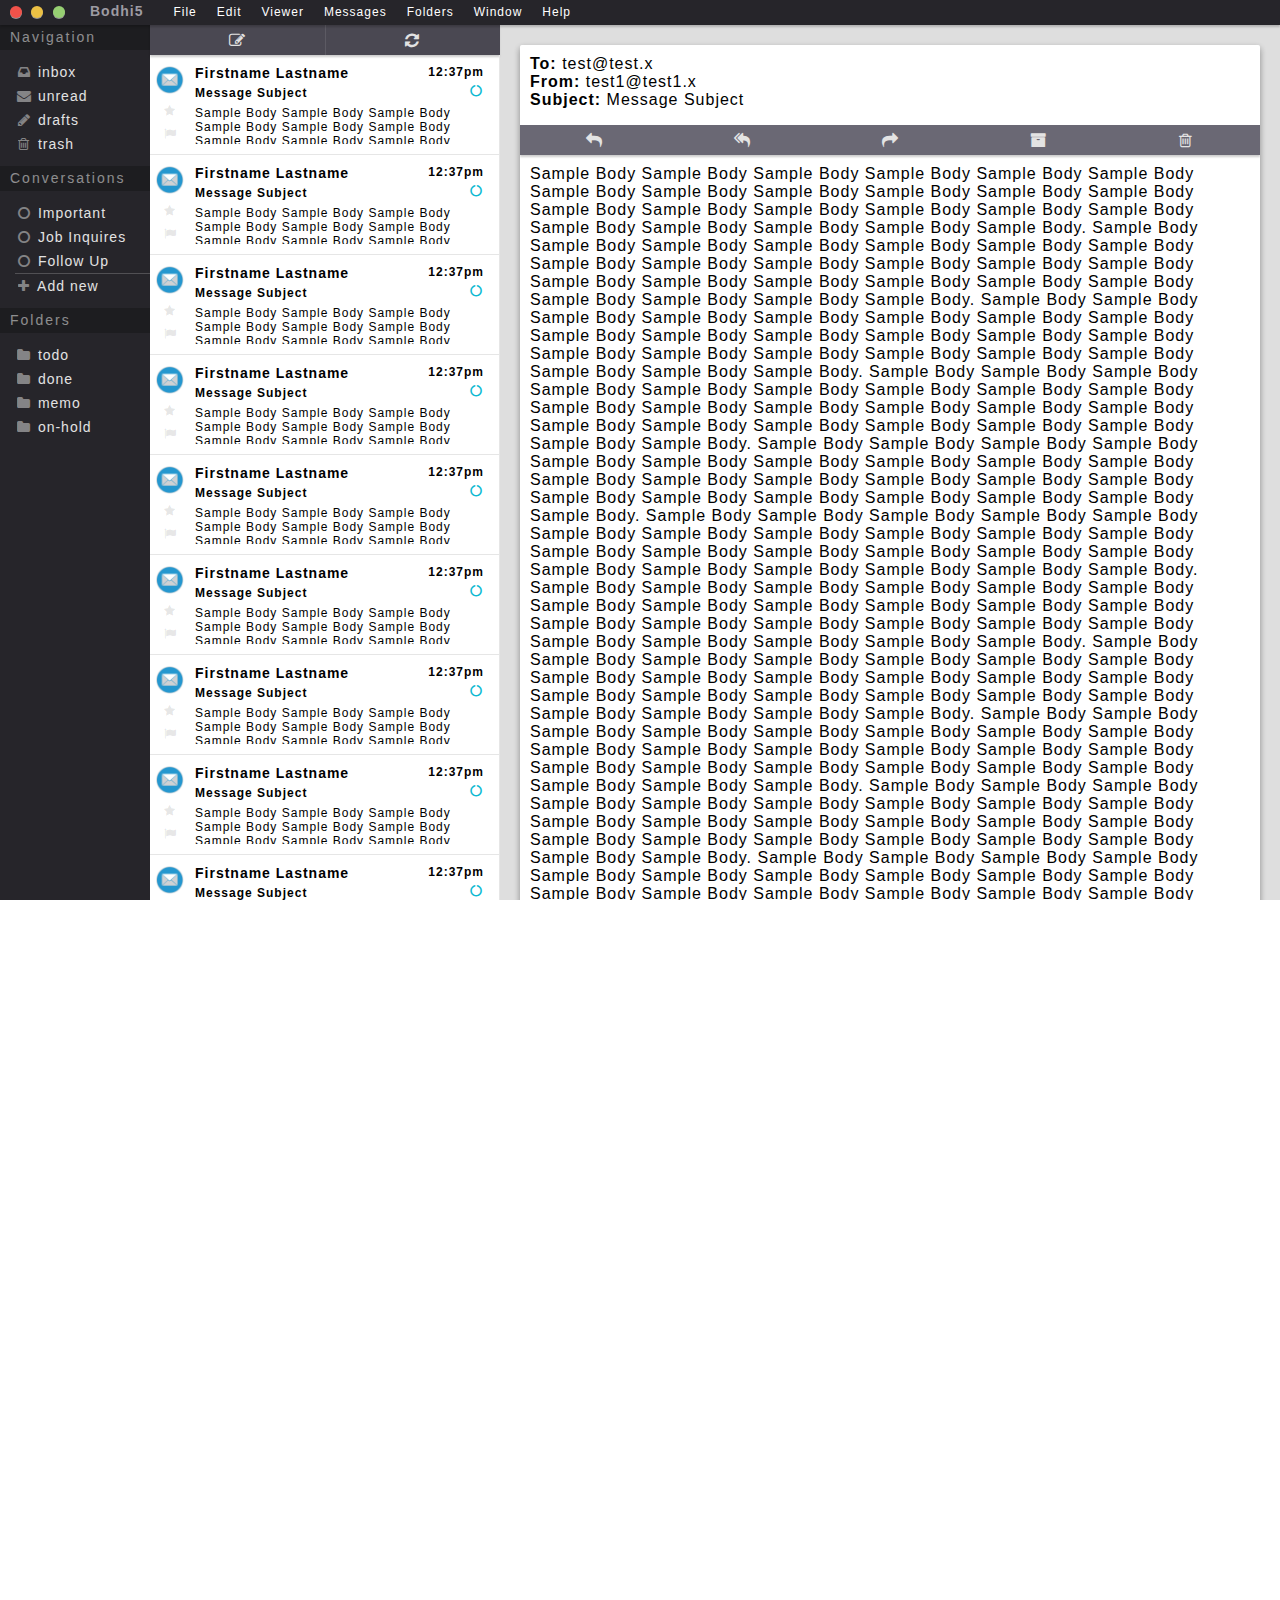
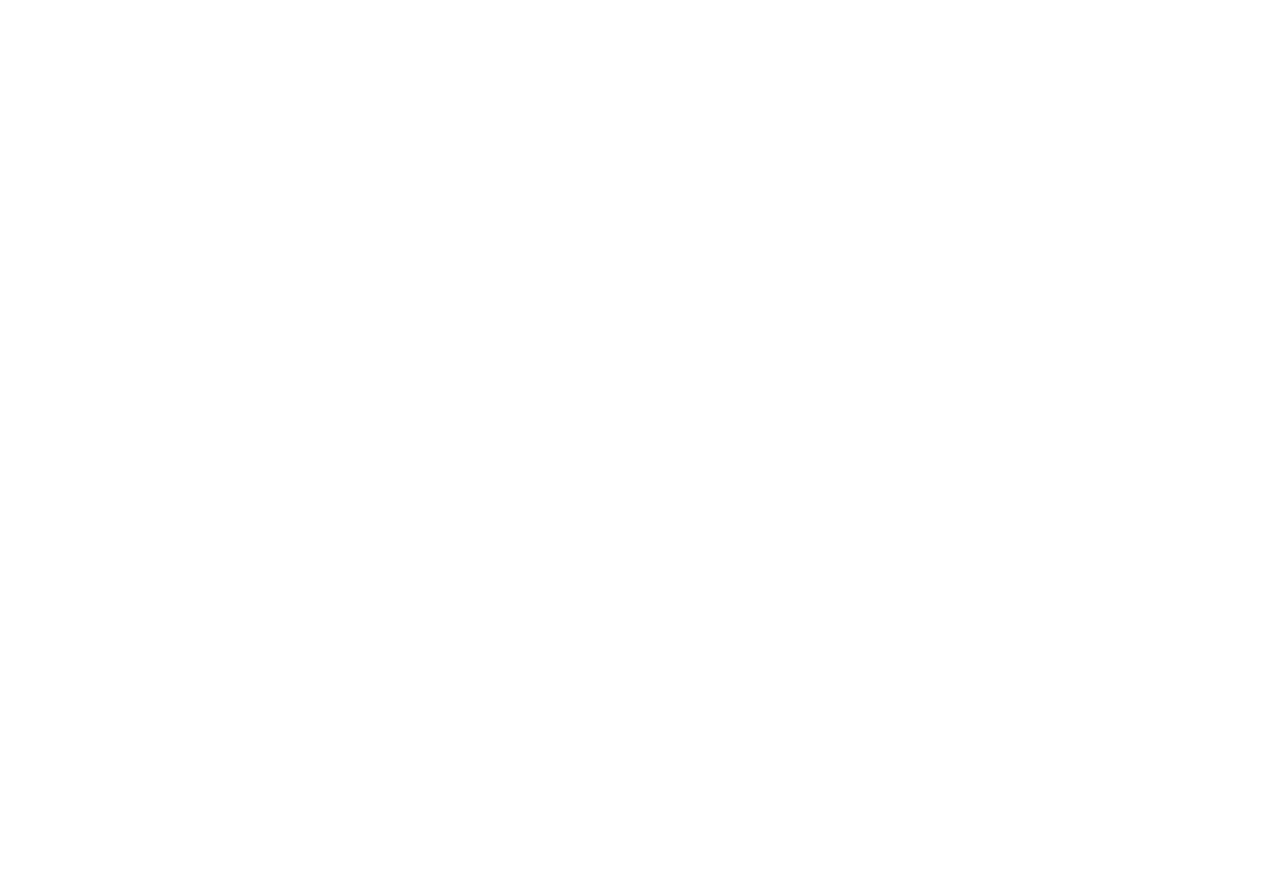
<file: email/index.html>
<!DOCTYPE html>
<html>
<head>
  <title>Free-Mail</title>
  <link rel="stylesheet" href="styles/style.css"/>
  <link href="//maxcdn.bootstrapcdn.com/font-awesome/4.1.0/css/font-awesome.min.css" rel="stylesheet">
</head>
<body>
<header>
  <div class="win-controls">
    <a href="#" class='close'>x</a>
    <a href="#" class='min'>-</a>
    <a href="#" class='max'>+</a>
  </div>
  <menu class='main-menu'>
    <span class="brand">Bodhi5</span>
    <a href="#" title="File">File</a>
    <a href="#" title="Edit">Edit</a>
    <a href="#" title="Viewer">Viewer</a>
    <a href="#" title="Messages">Messages</a>
    <a href="#" title="Folders">Folders</a>
    <a href="#" title="Window">Window</a>
    <a href="#" title="Help">Help</a>
  </menu>
</header>
<main>
  <nav>
    <div class="filters">
      <h2>Navigation </h2>
      <ul>
        <li><i class="fa fa-inbox fa-fw"></i> inbox</li>
        <li><i class="fa fa-envelope fa-fw"></i> unread</li>
        <li><i class="fa fa-pencil fa-fw"></i> drafts</li>
        <li><i class="fa fa-trash-o fa-fw"></i> trash</li>
      </ul>
      <h2>Conversations</h2>
      <ul>
        <li><i class="fa fa-circle-o fa-fw"></i> Important</li>
        <li><i class="fa fa-circle-o fa-fw"></i> Job Inquires</li>
        <li><i class="fa fa-circle-o fa-fw"></i> Follow Up</li>
        <div class="sep"></div>
        <li><i class="fa fa-plus fa-fw"></i> Add new</li>
      </ul>
      <h2>Folders</h2>
      <ul>
        <li><i class="fa fa-folder fa-fw"></i> todo</li>
        <li><i class="fa fa-folder fa-fw"></i> done</li>
        <li><i class="fa fa-folder fa-fw"></i> memo</li>
        <li><i class="fa fa-folder fa-fw"></i> on-hold</li>
      </ul>
    </div>
    <ul class="accounts">
      <li class='account'>
        <div class="icon ALL_MAIL_ICON"/></div>
        <div class="name">All Mail</div>
      </li>
      <li class='account'>
        <div class="icon BODHI5_ICON"/></div>
        <div class="name">Bodhi5 Inc</div>
      </li>
      <li class='account'>
        <div class="icon EUFORIC_ICON"/></div>
        <div class="name">euforic</div>
      </li>
      <li class='account'>
        <div class="icon GMAIL_ICON"/></div>
        <div class="name">Gmail</div>
<!--         <div class='dd-trigger'><i class="fa fa-angle-up fa-fw"></i></div>-->
      </li>
    </ul>
  </nav>
  <section class="messages">
    <div class="message-menu">
      <i class="fa fa-edit fa-fw"></i>
      <span class="sep"></span>
      <i class="fa fa-refresh fa-fw"></i>
    </div>
    <div class="list">
      <article class='message-preview'>
        <div class="icons">
          <div class="avatar ALL_MAIL_ICON" src=""/></div>
          <i class="fa fa-star fa-fw star"></i>
          <i class="fa fa-flag fa-fw star"></i>
        </div>
        <div class='details'>
          <span class="date">12:37pm</span>
          <span class="name">Firstname Lastname<span class="icon-lessons"></span></span>
          <span class="title">Message Subject</span>
          <span class="unread"><i class="fa fa-circle-o-notch fa-fw"></i></span>
          Sample Body Sample Body Sample Body Sample Body Sample Body Sample Body Sample Body Sample Body Sample Body Sample Body Sample Body Sample Body Sample Body Sample Body Sample Body Sample Body Sample Body Sample Body Sample Body Sample Body Sample Body Sample Body Sample Body.
        </div>
      </article>
      <article class='message-preview'>
        <div class="icons">
          <div class="avatar ALL_MAIL_ICON" src=""/></div>
          <i class="fa fa-star fa-fw star"></i>
          <i class="fa fa-flag fa-fw star"></i>
        </div>
        <div class='details'>
          <span class="date">12:37pm</span>
          <span class="name">Firstname Lastname</span>
          <span class="title">Message Subject</span>
          <span class="unread"><i class="fa fa-circle-o-notch fa-fw"></i></span>
          Sample Body Sample Body Sample Body Sample Body Sample Body Sample Body Sample Body Sample Body Sample Body Sample Body Sample Body Sample Body Sample Body Sample Body Sample Body Sample Body Sample Body Sample Body Sample Body Sample Body Sample Body Sample Body Sample Body.
        </div>
      </article>
      <article class='message-preview'>
        <div class="icons">
          <div class="avatar ALL_MAIL_ICON" src=""/></div>
          <i class="fa fa-star fa-fw star"></i>
          <i class="fa fa-flag fa-fw star"></i>
        </div>
        <div class='details'>
          <span class="date">12:37pm</span>
          <span class="name">Firstname Lastname</span>
          <span class="title">Message Subject</span>
          <span class="unread"><i class="fa fa-circle-o-notch fa-fw"></i></span>
          Sample Body Sample Body Sample Body Sample Body Sample Body Sample Body Sample Body Sample Body Sample Body Sample Body Sample Body Sample Body Sample Body Sample Body Sample Body Sample Body Sample Body Sample Body Sample Body Sample Body Sample Body Sample Body Sample Body.
        </div>
      </article>
      <article class='message-preview'>
        <div class="icons">
          <div class="avatar ALL_MAIL_ICON" src=""/></div>
          <i class="fa fa-star fa-fw star"></i>
          <i class="fa fa-flag fa-fw star"></i>
        </div>
        <div class='details'>
          <span class="date">12:37pm</span>
          <span class="name">Firstname Lastname</span>
          <span class="title">Message Subject</span>
          <span class="unread"><i class="fa fa-circle-o-notch fa-fw"></i></span>
          Sample Body Sample Body Sample Body Sample Body Sample Body Sample Body Sample Body Sample Body Sample Body Sample Body Sample Body Sample Body Sample Body Sample Body Sample Body Sample Body Sample Body Sample Body Sample Body Sample Body Sample Body Sample Body Sample Body.
        </div>
      </article>
      <article class='message-preview'>
        <div class="icons">
          <div class="avatar ALL_MAIL_ICON" src=""/></div>
          <i class="fa fa-star fa-fw star"></i>
          <i class="fa fa-flag fa-fw star"></i>
        </div>
        <div class='details'>
          <span class="date">12:37pm</span>
          <span class="name">Firstname Lastname</span>
          <span class="title">Message Subject</span>
          <span class="unread"><i class="fa fa-circle-o-notch fa-fw"></i></span>
          Sample Body Sample Body Sample Body Sample Body Sample Body Sample Body Sample Body Sample Body Sample Body Sample Body Sample Body Sample Body Sample Body Sample Body Sample Body Sample Body Sample Body Sample Body Sample Body Sample Body Sample Body Sample Body Sample Body.
        </div>
      </article>
      <article class='message-preview'>
        <div class="icons">
          <div class="avatar ALL_MAIL_ICON" src=""/></div>
          <i class="fa fa-star fa-fw star"></i>
          <i class="fa fa-flag fa-fw star"></i>
        </div>
        <div class='details'>
          <span class="date">12:37pm</span>
          <span class="name">Firstname Lastname</span>
          <span class="title">Message Subject</span>
          <span class="unread"><i class="fa fa-circle-o-notch fa-fw"></i></span>
          Sample Body Sample Body Sample Body Sample Body Sample Body Sample Body Sample Body Sample Body Sample Body Sample Body Sample Body Sample Body Sample Body Sample Body Sample Body Sample Body Sample Body Sample Body Sample Body Sample Body Sample Body Sample Body Sample Body.
        </div>
      </article>
      <article class='message-preview'>
        <div class="icons">
          <div class="avatar ALL_MAIL_ICON" src=""/></div>
          <i class="fa fa-star fa-fw star"></i>
          <i class="fa fa-flag fa-fw star"></i>
        </div>
        <div class='details'>
          <span class="date">12:37pm</span>
          <span class="name">Firstname Lastname</span>
          <span class="title">Message Subject</span>
          <span class="unread"><i class="fa fa-circle-o-notch fa-fw"></i></span>
          Sample Body Sample Body Sample Body Sample Body Sample Body Sample Body Sample Body Sample Body Sample Body Sample Body Sample Body Sample Body Sample Body Sample Body Sample Body Sample Body Sample Body Sample Body Sample Body Sample Body Sample Body Sample Body Sample Body.
        </div>
      </article>
      <article class='message-preview'>
        <div class="icons">
          <div class="avatar ALL_MAIL_ICON" src=""/></div>
          <i class="fa fa-star fa-fw star"></i>
          <i class="fa fa-flag fa-fw star"></i>
        </div>
        <div class='details'>
          <span class="date">12:37pm</span>
          <span class="name">Firstname Lastname</span>
          <span class="title">Message Subject</span>
          <span class="unread"><i class="fa fa-circle-o-notch fa-fw"></i></span>
          Sample Body Sample Body Sample Body Sample Body Sample Body Sample Body Sample Body Sample Body Sample Body Sample Body Sample Body Sample Body Sample Body Sample Body Sample Body Sample Body Sample Body Sample Body Sample Body Sample Body Sample Body Sample Body Sample Body.
        </div>
      </article>
      <article class='message-preview'>
        <div class="icons">
          <div class="avatar ALL_MAIL_ICON" src=""/></div>
          <i class="fa fa-star fa-fw star"></i>
          <i class="fa fa-flag fa-fw star"></i>
        </div>
        <div class='details'>
          <span class="date">12:37pm</span>
          <span class="name">Firstname Lastname</span>
          <span class="title">Message Subject</span>
          <span class="unread"><i class="fa fa-circle-o-notch fa-fw"></i></span>
          Sample Body Sample Body Sample Body Sample Body Sample Body Sample Body Sample Body Sample Body Sample Body Sample Body Sample Body Sample Body Sample Body Sample Body Sample Body Sample Body Sample Body Sample Body Sample Body Sample Body Sample Body Sample Body Sample Body.
        </div>
      </article>
    </div>
  </section>
  <section class="viewer">
    <article class="level-2">
      <div class='message-header'><b>To:</b> test@test.x<br/><b>From:</b> test1@test1.x<br/><b>Subject:</b> Message Subject</div>
        <div class="message-menu">
          <i class="fa fa-mail-reply fa-fw"></i>
          <i class="fa fa-mail-reply-all fa-fw"></i>
          <i class="fa fa-mail-forward fa-fw"></i>
          <i class="fa fa-archive fa-fw"></i>
          <i class="fa fa-trash-o fa-fw"></i>
        </div>
      <div class='message-body'>
        Sample Body Sample Body Sample Body Sample Body Sample Body Sample Body Sample Body Sample Body Sample Body Sample Body Sample Body Sample Body Sample Body Sample Body Sample Body Sample Body Sample Body Sample Body Sample Body Sample Body Sample Body Sample Body Sample Body.          Sample Body Sample Body Sample Body Sample Body Sample Body Sample Body Sample Body Sample Body Sample Body Sample Body Sample Body Sample Body Sample Body Sample Body Sample Body Sample Body Sample Body Sample Body Sample Body Sample Body Sample Body Sample Body Sample Body.          Sample Body Sample Body Sample Body Sample Body Sample Body Sample Body Sample Body Sample Body Sample Body Sample Body Sample Body Sample Body Sample Body Sample Body Sample Body Sample Body Sample Body Sample Body Sample Body Sample Body Sample Body Sample Body Sample Body.          Sample Body Sample Body Sample Body Sample Body Sample Body Sample Body Sample Body Sample Body Sample Body Sample Body Sample Body Sample Body Sample Body Sample Body Sample Body Sample Body Sample Body Sample Body Sample Body Sample Body Sample Body Sample Body Sample Body.          Sample Body Sample Body Sample Body Sample Body Sample Body Sample Body Sample Body Sample Body Sample Body Sample Body Sample Body Sample Body Sample Body Sample Body Sample Body Sample Body Sample Body Sample Body Sample Body Sample Body Sample Body Sample Body Sample Body.          Sample Body Sample Body Sample Body Sample Body Sample Body Sample Body Sample Body Sample Body Sample Body Sample Body Sample Body Sample Body Sample Body Sample Body Sample Body Sample Body Sample Body Sample Body Sample Body Sample Body Sample Body Sample Body Sample Body.          Sample Body Sample Body Sample Body Sample Body Sample Body Sample Body Sample Body Sample Body Sample Body Sample Body Sample Body Sample Body Sample Body Sample Body Sample Body Sample Body Sample Body Sample Body Sample Body Sample Body Sample Body Sample Body Sample Body.        Sample Body Sample Body Sample Body Sample Body Sample Body Sample Body Sample Body Sample Body Sample Body Sample Body Sample Body Sample Body Sample Body Sample Body Sample Body Sample Body Sample Body Sample Body Sample Body Sample Body Sample Body Sample Body Sample Body.          Sample Body Sample Body Sample Body Sample Body Sample Body Sample Body Sample Body Sample Body Sample Body Sample Body Sample Body Sample Body Sample Body Sample Body Sample Body Sample Body Sample Body Sample Body Sample Body Sample Body Sample Body Sample Body Sample Body.          Sample Body Sample Body Sample Body Sample Body Sample Body Sample Body Sample Body Sample Body Sample Body Sample Body Sample Body Sample Body Sample Body Sample Body Sample Body Sample Body Sample Body Sample Body Sample Body Sample Body Sample Body Sample Body Sample Body.          Sample Body Sample Body Sample Body Sample Body Sample Body Sample Body Sample Body Sample Body Sample Body Sample Body Sample Body Sample Body Sample Body Sample Body Sample Body Sample Body Sample Body Sample Body Sample Body Sample Body Sample Body Sample Body Sample Body.          Sample Body Sample Body Sample Body Sample Body Sample Body Sample Body Sample Body Sample Body Sample Body Sample Body Sample Body Sample Body Sample Body Sample Body Sample Body Sample Body Sample Body Sample Body Sample Body Sample Body Sample Body Sample Body Sample Body.          Sample Body Sample Body Sample Body Sample Body Sample Body Sample Body Sample Body Sample Body Sample Body Sample Body Sample Body Sample Body Sample Body Sample Body Sample Body Sample Body Sample Body Sample Body Sample Body Sample Body Sample Body Sample Body Sample Body.          Sample Body Sample Body Sample Body Sample Body Sample Body Sample Body Sample Body Sample Body Sample Body Sample Body Sample Body Sample Body Sample Body Sample Body Sample Body Sample Body Sample Body Sample Body Sample Body Sample Body Sample Body Sample Body Sample Body.        Sample Body Sample Body Sample Body Sample Body Sample Body Sample Body Sample Body Sample Body Sample Body Sample Body Sample Body Sample Body Sample Body Sample Body Sample Body Sample Body Sample Body Sample Body Sample Body Sample Body Sample Body Sample Body Sample Body.          Sample Body Sample Body Sample Body Sample Body Sample Body Sample Body Sample Body Sample Body Sample Body Sample Body Sample Body Sample Body Sample Body Sample Body Sample Body Sample Body Sample Body Sample Body Sample Body Sample Body Sample Body Sample Body Sample Body.          Sample Body Sample Body Sample Body Sample Body Sample Body Sample Body Sample Body Sample Body Sample Body Sample Body Sample Body Sample Body Sample Body Sample Body Sample Body Sample Body Sample Body Sample Body Sample Body Sample Body Sample Body Sample Body Sample Body.          Sample Body Sample Body Sample Body Sample Body Sample Body Sample Body Sample Body Sample Body Sample Body Sample Body Sample Body Sample Body Sample Body Sample Body Sample Body Sample Body Sample Body Sample Body Sample Body Sample Body Sample Body Sample Body Sample Body.          Sample Body Sample Body Sample Body Sample Body Sample Body Sample Body Sample Body Sample Body Sample Body Sample Body Sample Body Sample Body Sample Body Sample Body Sample Body Sample Body Sample Body Sample Body Sample Body Sample Body Sample Body Sample Body Sample Body.          Sample Body Sample Body Sample Body Sample Body Sample Body Sample Body Sample Body Sample Body Sample Body Sample Body Sample Body Sample Body Sample Body Sample Body Sample Body Sample Body Sample Body Sample Body Sample Body Sample Body Sample Body Sample Body Sample Body.          Sample Body Sample Body Sample Body Sample Body Sample Body Sample Body Sample Body Sample Body Sample Body Sample Body Sample Body Sample Body Sample Body Sample Body Sample Body Sample Body Sample Body Sample Body Sample Body Sample Body Sample Body Sample Body Sample Body.        Sample Body Sample Body Sample Body Sample Body Sample Body Sample Body Sample Body Sample Body Sample Body Sample Body Sample Body Sample Body Sample Body Sample Body Sample Body Sample Body Sample Body Sample Body Sample Body Sample Body Sample Body Sample Body Sample Body.          Sample Body Sample Body Sample Body Sample Body Sample Body Sample Body Sample Body Sample Body Sample Body Sample Body Sample Body Sample Body Sample Body Sample Body Sample Body Sample Body Sample Body Sample Body Sample Body Sample Body Sample Body Sample Body Sample Body.          Sample Body Sample Body Sample Body Sample Body Sample Body Sample Body Sample Body Sample Body Sample Body Sample Body Sample Body Sample Body Sample Body Sample Body Sample Body Sample Body Sample Body Sample Body Sample Body Sample Body Sample Body Sample Body Sample Body.          Sample Body Sample Body Sample Body Sample Body Sample Body Sample Body Sample Body Sample Body Sample Body Sample Body Sample Body Sample Body Sample Body Sample Body Sample Body Sample Body Sample Body Sample Body Sample Body Sample Body Sample Body Sample Body Sample Body.          Sample Body Sample Body Sample Body Sample Body Sample Body Sample Body Sample Body Sample Body Sample Body Sample Body Sample Body Sample Body Sample Body Sample Body Sample Body Sample Body Sample Body Sample Body Sample Body Sample Body Sample Body Sample Body Sample Body.          Sample Body Sample Body Sample Body Sample Body Sample Body Sample Body Sample Body Sample Body Sample Body Sample Body Sample Body Sample Body Sample Body Sample Body Sample Body Sample Body Sample Body Sample Body Sample Body Sample Body Sample Body Sample Body Sample Body.          Sample Body Sample Body Sample Body Sample Body Sample Body Sample Body Sample Body Sample Body Sample Body Sample Body Sample Body Sample Body Sample Body Sample Body Sample Body Sample Body Sample Body Sample Body Sample Body Sample Body Sample Body Sample Body Sample Body.
      </div>
    </article>
    <article class="level-2">
      <div class='message-header'><b>To:</b> test@test.x<br/><b>From:</b> test1@test1.x<br/><b>Subject:</b> Message Subject</div>
        <div class="message-menu">
          <i class="fa fa-mail-reply fa-fw"></i>
          <i class="fa fa-mail-reply-all fa-fw"></i>
          <i class="fa fa-mail-forward fa-fw"></i>
          <i class="fa fa-archive fa-fw"></i>
          <i class="fa fa-trash-o fa-fw"></i>
        </div>
      <div class='message-body'>
        Sample Body Sample Body Sample Body Sample Body Sample Body Sample Body Sample Body Sample Body Sample Body Sample Body Sample Body Sample Body Sample Body Sample Body Sample Body Sample Body Sample Body Sample Body Sample Body Sample Body Sample Body Sample Body Sample Body.          Sample Body Sample Body Sample Body Sample Body Sample Body Sample Body Sample Body Sample Body Sample Body Sample Body Sample Body Sample Body Sample Body Sample Body Sample Body Sample Body Sample Body Sample Body Sample Body Sample Body Sample Body Sample Body Sample Body.          Sample Body Sample Body Sample Body Sample Body Sample Body Sample Body Sample Body Sample Body Sample Body Sample Body Sample Body Sample Body Sample Body Sample Body Sample Body Sample Body Sample Body Sample Body Sample Body Sample Body Sample Body Sample Body Sample Body.          Sample Body Sample Body Sample Body Sample Body Sample Body Sample Body Sample Body Sample Body Sample Body Sample Body Sample Body Sample Body Sample Body Sample Body Sample Body Sample Body Sample Body Sample Body Sample Body Sample Body Sample Body Sample Body Sample Body.          Sample Body Sample Body Sample Body Sample Body Sample Body Sample Body Sample Body Sample Body Sample Body Sample Body Sample Body Sample Body Sample Body Sample Body Sample Body Sample Body Sample Body Sample Body Sample Body Sample Body Sample Body Sample Body Sample Body.          Sample Body Sample Body Sample Body Sample Body Sample Body Sample Body Sample Body Sample Body Sample Body Sample Body Sample Body Sample Body Sample Body Sample Body Sample Body Sample Body Sample Body Sample Body Sample Body Sample Body Sample Body Sample Body Sample Body.          Sample Body Sample Body Sample Body Sample Body Sample Body Sample Body Sample Body Sample Body Sample Body Sample Body Sample Body Sample Body Sample Body Sample Body Sample Body Sample Body Sample Body Sample Body Sample Body Sample Body Sample Body Sample Body Sample Body.        Sample Body Sample Body Sample Body Sample Body Sample Body Sample Body Sample Body Sample Body Sample Body Sample Body Sample Body Sample Body Sample Body Sample Body Sample Body Sample Body Sample Body Sample Body Sample Body Sample Body Sample Body Sample Body Sample Body.          Sample Body Sample Body Sample Body Sample Body Sample Body Sample Body Sample Body Sample Body Sample Body Sample Body Sample Body Sample Body Sample Body Sample Body Sample Body Sample Body Sample Body Sample Body Sample Body Sample Body Sample Body Sample Body Sample Body.          Sample Body Sample Body Sample Body Sample Body Sample Body Sample Body Sample Body Sample Body Sample Body Sample Body Sample Body Sample Body Sample Body Sample Body Sample Body Sample Body Sample Body Sample Body Sample Body Sample Body Sample Body Sample Body Sample Body.          Sample Body Sample Body Sample Body Sample Body Sample Body Sample Body Sample Body Sample Body Sample Body Sample Body Sample Body Sample Body Sample Body Sample Body Sample Body Sample Body Sample Body Sample Body Sample Body Sample Body Sample Body Sample Body Sample Body.          Sample Body Sample Body Sample Body Sample Body Sample Body Sample Body Sample Body Sample Body Sample Body Sample Body Sample Body Sample Body Sample Body Sample Body Sample Body Sample Body Sample Body Sample Body Sample Body Sample Body Sample Body Sample Body Sample Body.          Sample Body Sample Body Sample Body Sample Body Sample Body Sample Body Sample Body Sample Body Sample Body Sample Body Sample Body Sample Body Sample Body Sample Body Sample Body Sample Body Sample Body Sample Body Sample Body Sample Body Sample Body Sample Body Sample Body.          Sample Body Sample Body Sample Body Sample Body Sample Body Sample Body Sample Body Sample Body Sample Body Sample Body Sample Body Sample Body Sample Body Sample Body Sample Body Sample Body Sample Body Sample Body Sample Body Sample Body Sample Body Sample Body Sample Body.        Sample Body Sample Body Sample Body Sample Body Sample Body Sample Body Sample Body Sample Body Sample Body Sample Body Sample Body Sample Body Sample Body Sample Body Sample Body Sample Body Sample Body Sample Body Sample Body Sample Body Sample Body Sample Body Sample Body.          Sample Body Sample Body Sample Body Sample Body Sample Body Sample Body Sample Body Sample Body Sample Body Sample Body Sample Body Sample Body Sample Body Sample Body Sample Body Sample Body Sample Body Sample Body Sample Body Sample Body Sample Body Sample Body Sample Body.          Sample Body Sample Body Sample Body Sample Body Sample Body Sample Body Sample Body Sample Body Sample Body Sample Body Sample Body Sample Body Sample Body Sample Body Sample Body Sample Body Sample Body Sample Body Sample Body Sample Body Sample Body Sample Body Sample Body.          Sample Body Sample Body Sample Body Sample Body Sample Body Sample Body Sample Body Sample Body Sample Body Sample Body Sample Body Sample Body Sample Body Sample Body Sample Body Sample Body Sample Body Sample Body Sample Body Sample Body Sample Body Sample Body Sample Body.          Sample Body Sample Body Sample Body Sample Body Sample Body Sample Body Sample Body Sample Body Sample Body Sample Body Sample Body Sample Body Sample Body Sample Body Sample Body Sample Body Sample Body Sample Body Sample Body Sample Body Sample Body Sample Body Sample Body.          Sample Body Sample Body Sample Body Sample Body Sample Body Sample Body Sample Body Sample Body Sample Body Sample Body Sample Body Sample Body Sample Body Sample Body Sample Body Sample Body Sample Body Sample Body Sample Body Sample Body Sample Body Sample Body Sample Body.          Sample Body Sample Body Sample Body Sample Body Sample Body Sample Body Sample Body Sample Body Sample Body Sample Body Sample Body Sample Body Sample Body Sample Body Sample Body Sample Body Sample Body Sample Body Sample Body Sample Body Sample Body Sample Body Sample Body.        Sample Body Sample Body Sample Body Sample Body Sample Body Sample Body Sample Body Sample Body Sample Body Sample Body Sample Body Sample Body Sample Body Sample Body Sample Body Sample Body Sample Body Sample Body Sample Body Sample Body Sample Body Sample Body Sample Body.          Sample Body Sample Body Sample Body Sample Body Sample Body Sample Body Sample Body Sample Body Sample Body Sample Body Sample Body Sample Body Sample Body Sample Body Sample Body Sample Body Sample Body Sample Body Sample Body Sample Body Sample Body Sample Body Sample Body.          Sample Body Sample Body Sample Body Sample Body Sample Body Sample Body Sample Body Sample Body Sample Body Sample Body Sample Body Sample Body Sample Body Sample Body Sample Body Sample Body Sample Body Sample Body Sample Body Sample Body Sample Body Sample Body Sample Body.          Sample Body Sample Body Sample Body Sample Body Sample Body Sample Body Sample Body Sample Body Sample Body Sample Body Sample Body Sample Body Sample Body Sample Body Sample Body Sample Body Sample Body Sample Body Sample Body Sample Body Sample Body Sample Body Sample Body.          Sample Body Sample Body Sample Body Sample Body Sample Body Sample Body Sample Body Sample Body Sample Body Sample Body Sample Body Sample Body Sample Body Sample Body Sample Body Sample Body Sample Body Sample Body Sample Body Sample Body Sample Body Sample Body Sample Body.          Sample Body Sample Body Sample Body Sample Body Sample Body Sample Body Sample Body Sample Body Sample Body Sample Body Sample Body Sample Body Sample Body Sample Body Sample Body Sample Body Sample Body Sample Body Sample Body Sample Body Sample Body Sample Body Sample Body.          Sample Body Sample Body Sample Body Sample Body Sample Body Sample Body Sample Body Sample Body Sample Body Sample Body Sample Body Sample Body Sample Body Sample Body Sample Body Sample Body Sample Body Sample Body Sample Body Sample Body Sample Body Sample Body Sample Body.
      </div>
    </article>
  </section>
</main>
<footer>
</footer>
</body>
</html>
</file>
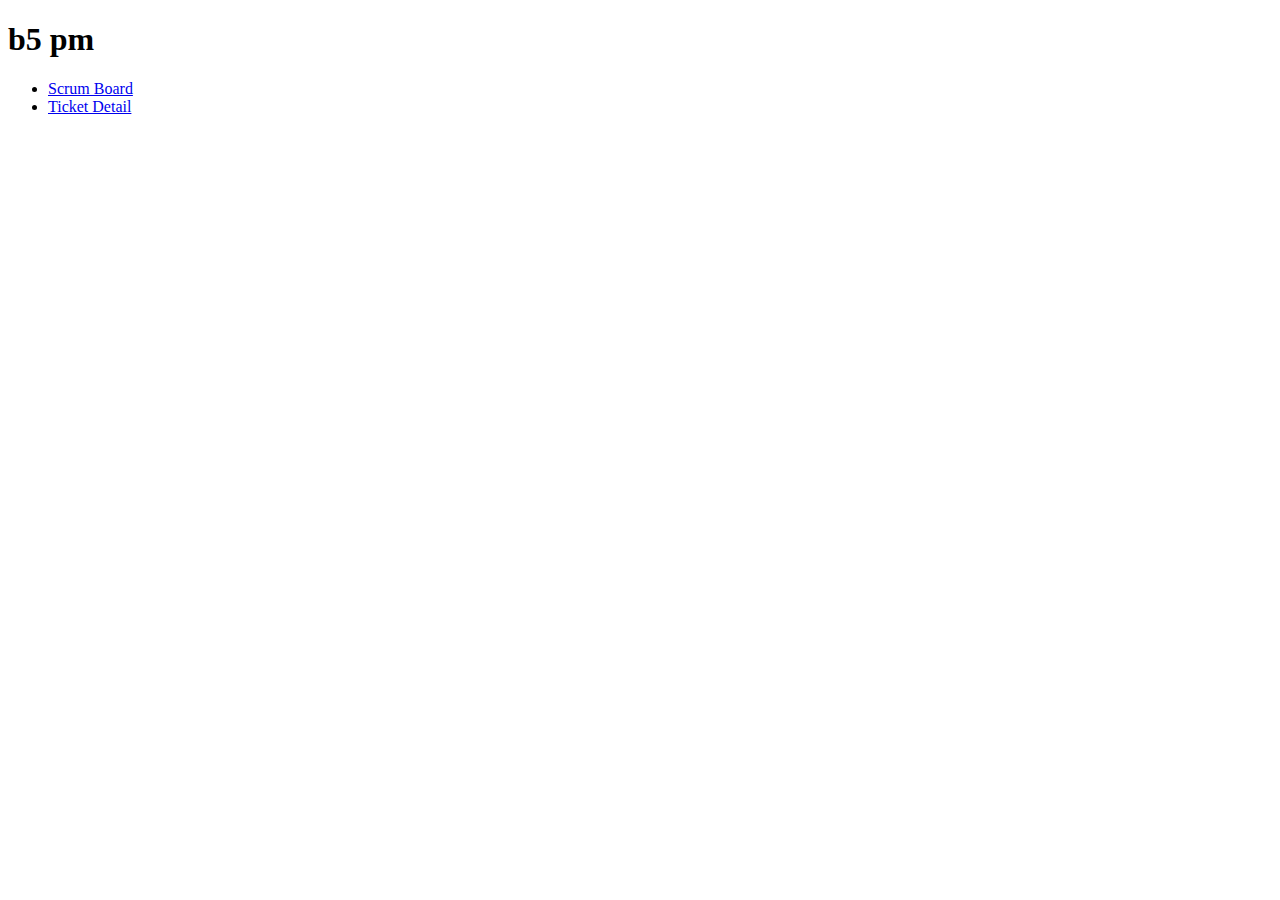
<file: pm/index.html>
<!DOCTYPE html>
<html>
<head>
  <title>B5 PM</title>
</head>
<body>
  <h1>b5 pm</h1>
  <ul>
    <li><a href='board.html'>Scrum Board</a></li>
    <li><a href='detail.html'>Ticket Detail</a></li>
  </ul>
</body>
</html>
</file>
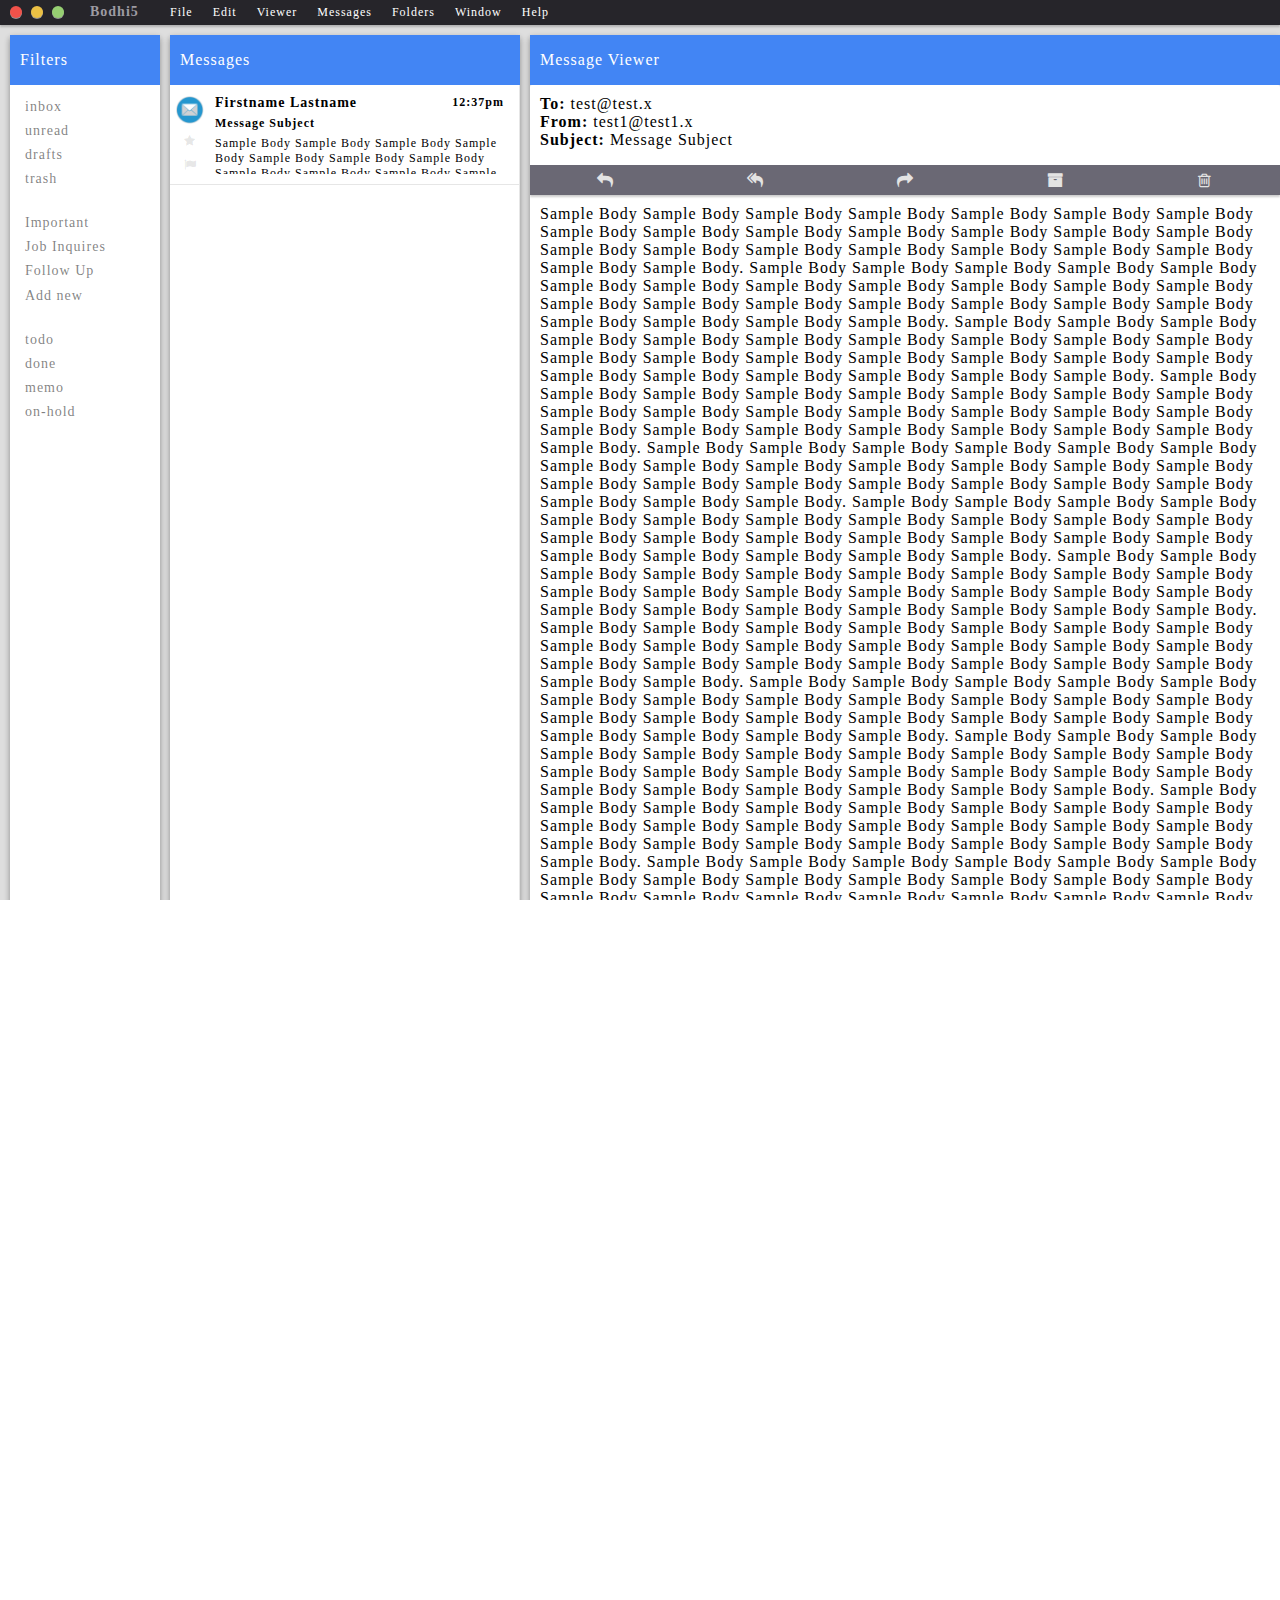
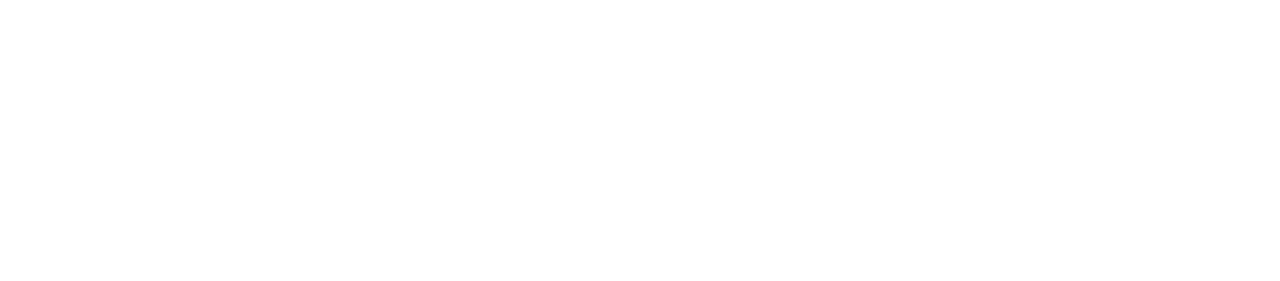
<file: other.html>
<!DOCTYPE html>
<html>
<head>
  <title>Free-Mail</title>
  <link rel="stylesheet" href="styles/style-light.css"/>
  <link href="//maxcdn.bootstrapcdn.com/font-awesome/4.1.0/css/font-awesome.min.css" rel="stylesheet">
</head>
<body>
<header>
  <div class="win-controls">
    <a href="#" class='close'>x</a>
    <a href="#" class='min'>-</a>
    <a href="#" class='max'>+</a>
  </div>
  <menu class='main-menu'>
    <span class="brand">Bodhi5</span>
    <a href="#" title="File">File</a>
    <a href="#" title="Edit">Edit</a>
    <a href="#" title="Viewer">Viewer</a>
    <a href="#" title="Messages">Messages</a>
    <a href="#" title="Folders">Folders</a>
    <a href="#" title="Window">Window</a>
    <a href="#" title="Help">Help</a>
  </menu>
</header>
<main>
  <nav class='level-2'>
    <div class='win-title'> Filters</div>
    <div class="filters">
      <ul>
        <li>inbox</li>
        <li>unread</li>
        <li>drafts</li>
        <li>trash</li>
      </ul>
      <ul>
        <li>Important</li>
        <li>Job Inquires</li>
        <li>Follow Up</li>
        <div class="sep"></div>
        <li></i> Add new</li>
      </ul>
      <ul>
        <li>todo</li>
        <li>done</li>
        <li>memo</li>
        <li>on-hold</li>
      </ul>
    </div>
    <ul class="accounts">
      <li class='account'>
        <div class="icon ALL_MAIL_ICON"/></div>
        <div class="name">All Mail</div>
      </li>
      <li class='account'>
        <div class="icon BODHI5_ICON"/></div>
        <div class="name">Bodhi5 Inc</div>
      </li>
      <li class='account'>
        <div class="icon EUFORIC_ICON"/></div>
        <div class="name">euforic</div>
      </li>
      <li class='account'>
        <div class="icon GMAIL_ICON"/></div>
        <div class="name">Gmail</div>
<!--         <div class='dd-trigger'><i class="fa fa-angle-up fa-fw"></i></div>-->
      </li>
    </ul>
  </nav>
  <section class="messages level-2">
    <div class='win-title'>Messages</div>
    <div class="list">
      <article class='message-preview'>
        <div class="icons">
          <div class="avatar ALL_MAIL_ICON" src=""/></div>
          <i class="fa fa-star fa-fw star"></i>
          <i class="fa fa-flag fa-fw star"></i>
        </div>
        <div class='details'>
          <span class="date">12:37pm</span>
          <span class="name">Firstname Lastname</span>
          <span class="title">Message Subject</span>
          <span class="unread"></span>
          Sample Body Sample Body Sample Body Sample Body Sample Body Sample Body Sample Body Sample Body Sample Body Sample Body Sample Body Sample Body Sample Body Sample Body Sample Body Sample Body Sample Body Sample Body Sample Body Sample Body Sample Body Sample Body Sample Body.
        </div>
      </article>
    </div>
  </section>
  <section class="viewer level-2">
    <div class='win-title'>Message Viewer</div>
    <div class='current-messages'>
    <article>
      <div class='message-header'><b>To:</b> test@test.x<br/><b>From:</b> test1@test1.x<br/><b>Subject:</b> Message Subject</div>
        <div class="message-menu">
          <i class="fa fa-mail-reply fa-fw"></i>
          <i class="fa fa-mail-reply-all fa-fw"></i>
          <i class="fa fa-mail-forward fa-fw"></i>
          <i class="fa fa-archive fa-fw"></i>
          <i class="fa fa-trash-o fa-fw"></i>
        </div>
      <div class='message-body'>
        Sample Body Sample Body Sample Body Sample Body Sample Body Sample Body Sample Body Sample Body Sample Body Sample Body Sample Body Sample Body Sample Body Sample Body Sample Body Sample Body Sample Body Sample Body Sample Body Sample Body Sample Body Sample Body Sample Body.          Sample Body Sample Body Sample Body Sample Body Sample Body Sample Body Sample Body Sample Body Sample Body Sample Body Sample Body Sample Body Sample Body Sample Body Sample Body Sample Body Sample Body Sample Body Sample Body Sample Body Sample Body Sample Body Sample Body.          Sample Body Sample Body Sample Body Sample Body Sample Body Sample Body Sample Body Sample Body Sample Body Sample Body Sample Body Sample Body Sample Body Sample Body Sample Body Sample Body Sample Body Sample Body Sample Body Sample Body Sample Body Sample Body Sample Body.          Sample Body Sample Body Sample Body Sample Body Sample Body Sample Body Sample Body Sample Body Sample Body Sample Body Sample Body Sample Body Sample Body Sample Body Sample Body Sample Body Sample Body Sample Body Sample Body Sample Body Sample Body Sample Body Sample Body.          Sample Body Sample Body Sample Body Sample Body Sample Body Sample Body Sample Body Sample Body Sample Body Sample Body Sample Body Sample Body Sample Body Sample Body Sample Body Sample Body Sample Body Sample Body Sample Body Sample Body Sample Body Sample Body Sample Body.          Sample Body Sample Body Sample Body Sample Body Sample Body Sample Body Sample Body Sample Body Sample Body Sample Body Sample Body Sample Body Sample Body Sample Body Sample Body Sample Body Sample Body Sample Body Sample Body Sample Body Sample Body Sample Body Sample Body.          Sample Body Sample Body Sample Body Sample Body Sample Body Sample Body Sample Body Sample Body Sample Body Sample Body Sample Body Sample Body Sample Body Sample Body Sample Body Sample Body Sample Body Sample Body Sample Body Sample Body Sample Body Sample Body Sample Body.        Sample Body Sample Body Sample Body Sample Body Sample Body Sample Body Sample Body Sample Body Sample Body Sample Body Sample Body Sample Body Sample Body Sample Body Sample Body Sample Body Sample Body Sample Body Sample Body Sample Body Sample Body Sample Body Sample Body.          Sample Body Sample Body Sample Body Sample Body Sample Body Sample Body Sample Body Sample Body Sample Body Sample Body Sample Body Sample Body Sample Body Sample Body Sample Body Sample Body Sample Body Sample Body Sample Body Sample Body Sample Body Sample Body Sample Body.          Sample Body Sample Body Sample Body Sample Body Sample Body Sample Body Sample Body Sample Body Sample Body Sample Body Sample Body Sample Body Sample Body Sample Body Sample Body Sample Body Sample Body Sample Body Sample Body Sample Body Sample Body Sample Body Sample Body.          Sample Body Sample Body Sample Body Sample Body Sample Body Sample Body Sample Body Sample Body Sample Body Sample Body Sample Body Sample Body Sample Body Sample Body Sample Body Sample Body Sample Body Sample Body Sample Body Sample Body Sample Body Sample Body Sample Body.          Sample Body Sample Body Sample Body Sample Body Sample Body Sample Body Sample Body Sample Body Sample Body Sample Body Sample Body Sample Body Sample Body Sample Body Sample Body Sample Body Sample Body Sample Body Sample Body Sample Body Sample Body Sample Body Sample Body.          Sample Body Sample Body Sample Body Sample Body Sample Body Sample Body Sample Body Sample Body Sample Body Sample Body Sample Body Sample Body Sample Body Sample Body Sample Body Sample Body Sample Body Sample Body Sample Body Sample Body Sample Body Sample Body Sample Body.          Sample Body Sample Body Sample Body Sample Body Sample Body Sample Body Sample Body Sample Body Sample Body Sample Body Sample Body Sample Body Sample Body Sample Body Sample Body Sample Body Sample Body Sample Body Sample Body Sample Body Sample Body Sample Body Sample Body.        Sample Body Sample Body Sample Body Sample Body Sample Body Sample Body Sample Body Sample Body Sample Body Sample Body Sample Body Sample Body Sample Body Sample Body Sample Body Sample Body Sample Body Sample Body Sample Body Sample Body Sample Body Sample Body Sample Body.          Sample Body Sample Body Sample Body Sample Body Sample Body Sample Body Sample Body Sample Body Sample Body Sample Body Sample Body Sample Body Sample Body Sample Body Sample Body Sample Body Sample Body Sample Body Sample Body Sample Body Sample Body Sample Body Sample Body.          Sample Body Sample Body Sample Body Sample Body Sample Body Sample Body Sample Body Sample Body Sample Body Sample Body Sample Body Sample Body Sample Body Sample Body Sample Body Sample Body Sample Body Sample Body Sample Body Sample Body Sample Body Sample Body Sample Body.          Sample Body Sample Body Sample Body Sample Body Sample Body Sample Body Sample Body Sample Body Sample Body Sample Body Sample Body Sample Body Sample Body Sample Body Sample Body Sample Body Sample Body Sample Body Sample Body Sample Body Sample Body Sample Body Sample Body.          Sample Body Sample Body Sample Body Sample Body Sample Body Sample Body Sample Body Sample Body Sample Body Sample Body Sample Body Sample Body Sample Body Sample Body Sample Body Sample Body Sample Body Sample Body Sample Body Sample Body Sample Body Sample Body Sample Body.          Sample Body Sample Body Sample Body Sample Body Sample Body Sample Body Sample Body Sample Body Sample Body Sample Body Sample Body Sample Body Sample Body Sample Body Sample Body Sample Body Sample Body Sample Body Sample Body Sample Body Sample Body Sample Body Sample Body.          Sample Body Sample Body Sample Body Sample Body Sample Body Sample Body Sample Body Sample Body Sample Body Sample Body Sample Body Sample Body Sample Body Sample Body Sample Body Sample Body Sample Body Sample Body Sample Body Sample Body Sample Body Sample Body Sample Body.        Sample Body Sample Body Sample Body Sample Body Sample Body Sample Body Sample Body Sample Body Sample Body Sample Body Sample Body Sample Body Sample Body Sample Body Sample Body Sample Body Sample Body Sample Body Sample Body Sample Body Sample Body Sample Body Sample Body.          Sample Body Sample Body Sample Body Sample Body Sample Body Sample Body Sample Body Sample Body Sample Body Sample Body Sample Body Sample Body Sample Body Sample Body Sample Body Sample Body Sample Body Sample Body Sample Body Sample Body Sample Body Sample Body Sample Body.          Sample Body Sample Body Sample Body Sample Body Sample Body Sample Body Sample Body Sample Body Sample Body Sample Body Sample Body Sample Body Sample Body Sample Body Sample Body Sample Body Sample Body Sample Body Sample Body Sample Body Sample Body Sample Body Sample Body.          Sample Body Sample Body Sample Body Sample Body Sample Body Sample Body Sample Body Sample Body Sample Body Sample Body Sample Body Sample Body Sample Body Sample Body Sample Body Sample Body Sample Body Sample Body Sample Body Sample Body Sample Body Sample Body Sample Body.          Sample Body Sample Body Sample Body Sample Body Sample Body Sample Body Sample Body Sample Body Sample Body Sample Body Sample Body Sample Body Sample Body Sample Body Sample Body Sample Body Sample Body Sample Body Sample Body Sample Body Sample Body Sample Body Sample Body.          Sample Body Sample Body Sample Body Sample Body Sample Body Sample Body Sample Body Sample Body Sample Body Sample Body Sample Body Sample Body Sample Body Sample Body Sample Body Sample Body Sample Body Sample Body Sample Body Sample Body Sample Body Sample Body Sample Body.          Sample Body Sample Body Sample Body Sample Body Sample Body Sample Body Sample Body Sample Body Sample Body Sample Body Sample Body Sample Body Sample Body Sample Body Sample Body Sample Body Sample Body Sample Body Sample Body Sample Body Sample Body Sample Body Sample Body.
      </div>
    </article>
    </div>
  </section>
</main>
<footer>
</footer>
</body>
</html>
</file>
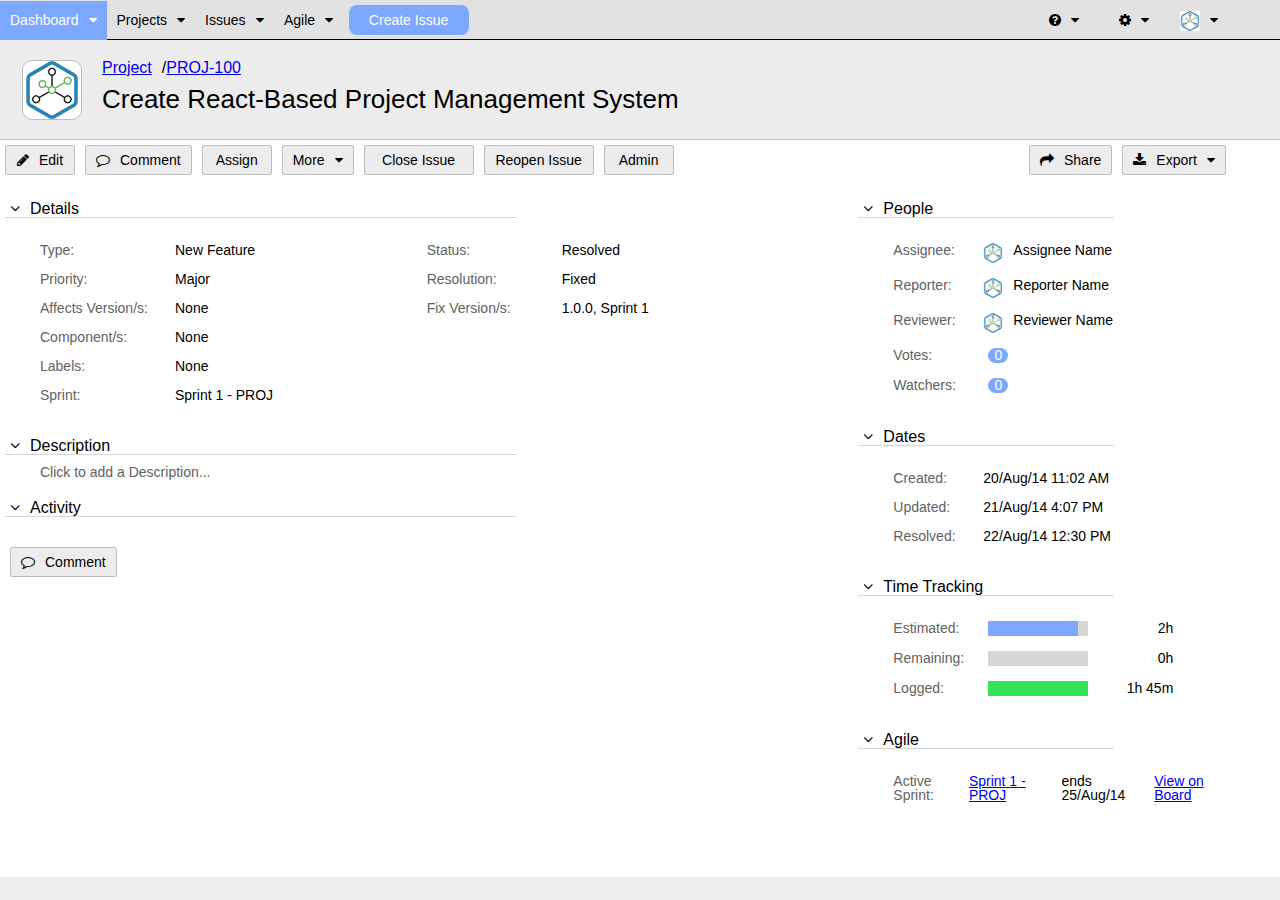
<file: pm/detail.html>
<!DOCTYPE html>
<html>
<head>
  <title>Ticket-Detail</title>
  <link rel="stylesheet" href="styles/style-detail.css"/>
  <link href="//maxcdn.bootstrapcdn.com/font-awesome/4.1.0/css/font-awesome.min.css" rel="stylesheet">
</head>
<body>
<script src="../vendor/react/react-with-addons.js" type="text/javascript"></script>
<script src="../vendor/react/JSXTransformer.js" type="text/javascript"   ></script>
<!-- <script src="SAMPLE_DATA.js" type="text/javascript"></script>
 --><script src="js/detail.jsx" type="text/jsx"></script>
</body>
</html>
</file>
<file: email/styles/style.css>
*,
*:before,
*:after {
  box-sizing: border-box;
  text-rendering: optimizeLegibility;
  -webkit-touch-callout: none;
  -webkit-user-select: none;
  -khtml-user-select: none;
  -moz-user-select: none;
  -ms-user-select: none;
  user-select: none;
  cursor: default;
}

.level-1 {
  box-shadow: 0 1px 3px rgba(0,0,0,0.12), 0 1px 2px rgba(0,0,0,0.24);
}

.level-2 {
  box-shadow: 0 3px 6px rgba(0,0,0,0.16), 0 3px 6px rgba(0,0,0,0.23);
}

.level-3 {
  box-shadow: 0 10px 20px rgba(0,0,0,0.19), 0 6px 6px rgba(0,0,0,0.23);
}

.level-4 {
  box-shadow: 0 14px 28px rgba(0,0,0,0.25), 0 10px 10px rgba(0,0,0,0.22);
}

.level-5 {
  box-shadow: 0 19px 38px rgba(0,0,0,0.30), 0 15px 12px rgba(0,0,0,0.22);
}


.BODHI5_ICON{
  background-image: url(../../images/bodhi5.png);
  background-size: 100% 100%;
  background-repeat: no-repeat;
}

.ALL_MAIL_ICON{
  background-image: url(../../images/allmail.png);
  background-size: 100% 100%;
  background-repeat: no-repeat;
}

.GMAIL_ICON{
  background-image: url(../../images/gmail.jpg);
  background-size: 100% 100%;
  background-repeat: no-repeat;
}

.EUFORIC_ICON{
  background-image: url(../../images/avatar.jpg);
  background-size: 100% 100%;
  background-repeat: no-repeat;
}

html,
body {
  width: 100%;
  height: 100%;
  overflow: hidden;
  margin: 0;
  font-family: "HelveticaNeue-UltraLight", "Helvetica Neue Ultra Light", "Helvetica Neue", Helvetica, Arial, "Lucida Grande", sans-serif;
  letter-spacing: 1px;
  display: flex;
  flex-direction: column;
}

header {
  flex: 0 0 25px;
  display: flex;
  background-color: #26252A;
  padding-left: 10px;
  z-index: 999;
  box-shadow: 0 2px 2px rgba(0, 0, 0, 0.2);
}

/*  z-index: 9999;
  background-color: #F6F6F6;
  box-shadow: 0 2px 2px rgba(0, 0, 0, 0.1);
   -webkit-transform: translateZ(0);
   transform: translateZ(0);*/

menu {
  flex: 1;
  display: flex;
  padding: 0;
  align-content: flex-start;
  margin: 0;
}

main {
  display: flex;
  flex: 1;
}

nav {
  flex: 0 0 150px;
  margin: 0;
  padding: 0;
  display: flex;
  background-color: #26252A;
  flex-direction: column;
  color: #e2e2e2;
}

footer {
  display: none;
  flex: 0 0 20px;
  background-color: #F6F6F6;
  box-shadow: 0 -2px 2px rgba(0, 0, 0, 0.1);
  -webkit-transform: translateZ(0);
  transform: translateZ(0);
}

.win-controls {
  flex: 0 0 60px;
  line-height: 25px
}

.win-controls a {
  display: inline-block;
  margin-right: 4px;
  width: 12px;
  height: 12px;
  border-radius: 50%;
  line-height: 0px;
  font-size: 0px;
  color: #333333;
  cursor: pointer;
  overflow: hidden;
  text-align: center;
  text-decoration: none;
  box-shadow: 0px 1px 0px rgba(255,255,255,.5);
  position: relative;
}

.win-controls:hover > a {
  line-height: 11px;
  font-size: 14px;
}

.win-controls a.close {
  background: #F0524A;
}

.win-controls a.min {
  background: #EBC044;
}

.win-controls a.max {
  background: #96CF72;
}

.main-menu.hide {
  margin-top: -25px;
}

.main-menu .brand {
  flex: 0 0 50px;
  text-align: left;
  margin: 0 20px 0 20px;
  line-height: 23px;
  font-size: 14px;
  font-weight: bold;
  color: #9D9BA2;
}

.main-menu > a {
  text-decoration: none;
  flex: 0 0 auto;
  text-align: left;
  padding: 0 10px 0 10px;
  line-height: 25px;
  font-size: 12px;
  color:#ffffff;
}

.main-menu > a:hover {
  background-color: #3698DE;
}

.filters {
  flex: 1;
  overflow: auto;
  -webkit-overflow-scrolling: touch;
}

.filters h2 {
  margin: 0;
  padding-left: 10px;
  line-height: 25px;
  font-size: 14px;
  color: rgba(255, 255, 255, 0.5);
  height: 25px;
  background-color: #1D1D20;
  font-family: "HelveticaNeue-UltraLight", "Helvetica Neue Ultra Light", "Helvetica Neue", Helvetica, Arial, "Lucida Grande", sans-serif;
  font-weight: 200;
  letter-spacing: 2px;
}

.filters ul {
  height: auto;
  list-style: none;
  margin: 0;
  padding: 10px 0 10px 0;
  text-align: left;
}

.filters ul li {
  margin: 0;
  font-size: 14px;
  line-height: 14px;
  padding: 5px 0 5px 15px;
}

.filters ul li i {
  opacity: 0.5;
}

.filters li:hover {
  background-color: #3698DE;
}

.filters .sep {
  margin: 0 0px 0 15px;
  border-bottom: solid 1px rgba(255,255,255, 0.2);
}

.filters .categories {
  flex: 1;
}

.filters .folders {
  flex: 4;
}

nav .accounts {
  flex: 0 0 40px;
  display: flex;
  margin: 0;
  padding: 0;
  color: #9D9BA2;
  overflow: hidden;
  flex-direction: column;
  background: #1D1D20;
  transition: 1s all;
  border-top: solid 1px rgba(0,0,0, 0.2);
  box-shadow: 0 -2px 2px rgba(0, 0, 0, 0.2);
}

nav .accounts:hover {
  flex: 0 0 auto;
  flex-direction: column-reverse;
}

nav .account {
  flex: 0 0 40px;
  display: flex;
  margin: 0;
  padding: 0;
  line-height: 40px;
}

nav .account:hover {
  background-color: #3698DE;
  color: #ececec;
}

nav .account .icon {
  flex: 0 0 30px;
  height: 30px;
  margin: 5px 10px 5px 10px;
  border-radius: 50%;
  box-shadow: 0 2px 2px rgba(0, 0, 0, 0.1);
  background-color: #e9e9e9;
}

nav .account .name {
  flex: 1;
  line-height: 40px;
  font-size: 100%;
  text-align: left;
  overflow: hide;
  display: inline-block;
  float: left;
}

nav .account .dd-trigger {
  color: #9D9BA2;
  flex: 0 0 0 25px;
  line-height: 40px;
  margin-left: 0px;
}

.messages {
  flex: 1 1 300px;
  display: flex;
  flex-direction: column;
  min-width: 200px;
  max-width: 350px;
  background-color: #ffffff;
}

.message-menu {
  flex: 0 0 30px;
  line-height: 30px;
  color: #e2e2e2;
  display: flex;
  background-color: #4A4852;
  box-shadow: 0 2px 2px rgba(0, 0, 0, 0.2);
}

.message-menu > i {
  height: 30px;
  line-height: 30px;
  flex: 1;
}

.message-menu > i:hover {
  color: #3698DE;
  background-color: #2C3E49;
}

.message-menu .sep {
  border-right: solid 1px rgba(255,255,255, 0.1);
}

.messages .list {
  overflow: auto;
  flex: 1;
  flex-direction: column;
  border-right: solid 1px #e6e6e6;
}

.message-preview {
  display: flex;
  padding: 10px 15px 10px 5px;
  height: 100px;
  border-bottom: solid 1px #e6e6e6;
  font-size: 12px;
  overflow: hidden;
}

/*    .message-preview .tag {
  position: absolute;
  top: 0;
  right: 0;
  height: 0px;
  width: 0px;
  border-top: 25px solid blue;
  border-left: 25px solid transparent;
}*/

.message-preview .icons {
  flex: 0 0 40px;
}

.message-preview .icons .avatar {
  height: 30px;
  width: 30px;
  border-radius: 50%;
}

.message-preview .icons .star, .flag {
  margin-top: 10px;
  color: rgba(0,0,0,0.1);
  height: auto;
  width: 30px;
}


.message-preview .details {
  display: flex;
  position: relative;
  flex-direction: column;
  overflow: hidden;
}

.message-preview .details .name {
  flex: 0 0 14px;
  font-weight: bold;
  font-size: 14px;
}

.message-preview .details .date {
  position: absolute;
  top: 0px;
  right: 0px;
  line-height: 14px;
  font-weight: bold;
  font-size: 12px;
}

.message-preview .details .title {
  flex: 0 0 25px;
  line-height: 25px;
  font-weight: bold;
  font-size: 12px;
}

.message-preview .unread {
  position: absolute;
  top: 20px;
  right: 0px;
  line-height: 12px;
  color: #0EB9D2;
}

.viewer {
  flex: 4;
  display: flex;
  overflow: auto;
  flex-direction: column;
  background-color: rgba(200, 200, 200, 0.6);
}

.viewer article {
  flex: 1;
  display: flex;
  border-radius: 2px;
  margin: 20px;
  max-height: 300px;
  min-height: 300px;
  flex-direction: column;
  overflow: hidden;
}

.viewer article:first-of-type {
  flex: 0 0 auto;
  max-height: none;
}

.viewer article .message-header {
  flex: 0 0 80px;
  padding: 10px;
  background-color: #ffffff;
}

.viewer article .message-menu {
  flex: 0 0 30px;
  background-color: #6A6874;
  color: #e3e3e3;
  z-index: 999999;
}

.viewer article .message-menu > i:hover {
  background-color: #4A4852;
}

.viewer article .message-body {
  flex:1;
  padding: 10px;
  min-height: 300px
  overflow: hidden;
  background-color: #ffffff;
}
</file>
<file: styles/style-light.css>
*,
*:before,
*:after {
  box-sizing: border-box;
  text-rendering: optimizeLegibility;
  -webkit-touch-callout: none;
  -webkit-user-select: none;
  -khtml-user-select: none;
  -moz-user-select: none;
  -ms-user-select: none;
  user-select: none;
  cursor: default;
}

.level-1 {
  box-shadow: 0 1px 3px rgba(0,0,0,0.12), 0 1px 2px rgba(0,0,0,0.24);
}

.level-2 {
  box-shadow: 0 3px 6px rgba(0,0,0,0.16), 0 3px 6px rgba(0,0,0,0.23);
}

.level-3 {
  box-shadow: 0 10px 20px rgba(0,0,0,0.19), 0 6px 6px rgba(0,0,0,0.23);
}

.level-4 {
  box-shadow: 0 14px 28px rgba(0,0,0,0.25), 0 10px 10px rgba(0,0,0,0.22);
}

.level-5 {
  box-shadow: 0 19px 38px rgba(0,0,0,0.30), 0 15px 12px rgba(0,0,0,0.22);
}


.BODHI5_ICON{
  background-image: url(../images/bodhi5.png);
  background-size: 100% 100%;
  background-repeat: no-repeat;
}

.ALL_MAIL_ICON{
  background-image: url(../images/allmail.png);
  background-size: 100% 100%;
  background-repeat: no-repeat;
}

.GMAIL_ICON{
  background-image: url(../images/gmail.jpg);
  background-size: 100% 100%;
  background-repeat: no-repeat;
}

.EUFORIC_ICON{
  background-image: url(../images/avatar.jpg);
  background-size: 100% 100%;
  background-repeat: no-repeat;
}

html,
body {
  width: 100%;
  height: 100%;
  overflow: hidden;
  margin: 0;
  font-family: "Roboto";
  letter-spacing: 1px;
  display: flex;
  flex-direction: column;
}

header {
  flex: 0 0 25px;
  display: flex;
  background-color: #26252A;
  padding-left: 10px;
  z-index: 999;
  box-shadow: 0 2px 2px rgba(0, 0, 0, 0.2);
}

/*  z-index: 9999;
  background-color: #F6F6F6;
  box-shadow: 0 2px 2px rgba(0, 0, 0, 0.1);
   -webkit-transform: translateZ(0);
   transform: translateZ(0);*/

menu {
  flex: 1;
  display: flex;
  padding: 0;
  align-content: flex-start;
  margin: 0;
}

main {
  display: flex;
  flex: 1;
    background-color: rgba(200, 200, 200, 0.6);
}

nav {
  flex: 0 0 150px;
  margin: 10px 0 10px 10px;
  padding: 0;
  display: flex;
  background-color: #ffffff;
  flex-direction: column;
  color: rgba(0, 0, 0, 0.5);
}

footer {
  display: none;
  flex: 0 0 20px;
  background-color: #F6F6F6;
  box-shadow: 0 -2px 2px rgba(0, 0, 0, 0.1);
  -webkit-transform: translateZ(0);
  transform: translateZ(0);
}


.win-title {
  height: 50px;
  padding: 10px;
  min-height: 50px;
  background-color: #4285f4;
  color: #ffffff;
  line-height: 30px;
}
.win-controls {
  flex: 0 0 60px;
  line-height: 25px
}

.win-controls a {
  display: inline-block;
  margin-right: 4px;
  width: 12px;
  height: 12px;
  border-radius: 50%;
  line-height: 0px;
  font-size: 0px;
  color: #333333;
  cursor: pointer;
  overflow: hidden;
  text-align: center;
  text-decoration: none;
  box-shadow: 0px 1px 0px rgba(255,255,255,.5);
  position: relative;
}

.win-controls:hover > a {
  line-height: 11px;
  font-size: 14px;
}

.win-controls a.close {
  background: #F0524A;
}

.win-controls a.min {
  background: #EBC044;
}

.win-controls a.max {
  background: #96CF72;
}

.main-menu.hide {
  margin-top: -25px;
}

.main-menu .brand {
  flex: 0 0 50px;
  text-align: left;
  margin: 0 20px 0 20px;
  line-height: 23px;
  font-size: 14px;
  font-weight: bold;
  color: #9D9BA2;
}

.main-menu > a {
  text-decoration: none;
  flex: 0 0 auto;
  text-align: left;
  padding: 0 10px 0 10px;
  line-height: 25px;
  font-size: 12px;
  color:#ffffff;
}

.main-menu > a:hover {
  background-color: #3698DE;
}

.filters {
  flex: 1;
  overflow: auto;
  -webkit-overflow-scrolling: touch;
}

.filters h2 {
  margin: 0;
  padding-left: 10px;
  line-height: 25px;
  font-size: 14px;
  color: rgba(255, 255, 255, 0.5);
  height: 25px;
  background-color: #1D1D20;
  font-family: "Roboto";
  font-weight: 200;
  letter-spacing: 2px;
}

.filters ul {
  height: auto;
  list-style: none;
  margin: 0;
  padding: 10px 0 10px 0;
  text-align: left;
}

.filters ul li {
  margin: 0;
  font-size: 14px;
  line-height: 14px;
  padding: 5px 0 5px 15px;
}

.filters ul li i {
  opacity: 0.5;
}

.filters li:hover {
  background-color: #3698DE;
}

.filters .sep {
  margin: 0 0px 0 15px;
  border-bottom: solid 1px rgba(255,255,255, 0.2);
}

.filters .categories {
  flex: 1;
}

.filters .folders {
  flex: 4;
}

nav .accounts {
  flex: 0 0 40px;
  display: flex;
  margin: 0;
  padding: 0;
  color: #9D9BA2;
  overflow: hidden;
  flex-direction: column;
  background: #1D1D20;
  transition: 1s all;
  border-top: solid 1px rgba(0,0,0, 0.2);
  box-shadow: 0 -2px 2px rgba(0, 0, 0, 0.2);
}

nav .accounts:hover {
  flex: 0 0 auto;
  flex-direction: column-reverse;
}

nav .account {
  flex: 0 0 40px;
  display: flex;
  margin: 0;
  padding: 0;
  line-height: 40px;
}

nav .account:hover {
  background-color: #3698DE;
  color: #ececec;
}

nav .account .icon {
  flex: 0 0 30px;
  height: 30px;
  margin: 5px 10px 5px 10px;
  border-radius: 50%;
  box-shadow: 0 2px 2px rgba(0, 0, 0, 0.1);
  background-color: #e9e9e9;
}

nav .account .name {
  flex: 1;
  line-height: 40px;
  font-size: 100%;
  text-align: left;
  overflow: hide;
  display: inline-block;
  float: left;
}

nav .account .dd-trigger {
  color: #9D9BA2;
  flex: 0 0 0 25px;
  line-height: 40px;
  margin-left: 0px;
}

.messages {
  margin: 10px 0 10px 10px;
  flex: 1 1 300px;
  display: flex;
  flex-direction: column;
  min-width: 200px;
  max-width: 350px;
  background-color: #ffffff;
}

.message-menu {
  flex: 0 0 30px;
  line-height: 30px;
  color: #e2e2e2;
  display: flex;
  background-color: #4A4852;
  box-shadow: 0 2px 2px rgba(0, 0, 0, 0.2);
}

.message-menu > i {
  height: 30px;
  line-height: 30px;
  flex: 1;
}

.message-menu > i:hover {
  color: #3698DE;
  background-color: #2C3E49;
}

.message-menu .sep {
  border-right: solid 1px rgba(255,255,255, 0.1);
}

.messages .list {
  overflow: auto;
  flex: 1;
  flex-direction: column;
  border-right: solid 1px #e6e6e6;
}

.message-preview {
  display: flex;
  padding: 10px 15px 10px 5px;
  height: 100px;
  border-bottom: solid 1px #e6e6e6;
  font-size: 12px;
  overflow: hidden;
}

/*    .message-preview .tag {
  position: absolute;
  top: 0;
  right: 0;
  height: 0px;
  width: 0px;
  border-top: 25px solid blue;
  border-left: 25px solid transparent;
}*/

.message-preview .icons {
  flex: 0 0 40px;
}

.message-preview .icons .avatar {
  height: 30px;
  width: 30px;
  border-radius: 50%;
}

.message-preview .icons .star, .flag {
  margin-top: 10px;
  color: rgba(0,0,0,0.1);
  height: auto;
  width: 30px;
}


.message-preview .details {
  display: flex;
  position: relative;
  flex-direction: column;
  overflow: hidden;
}

.message-preview .details .name {
  flex: 0 0 14px;
  font-weight: bold;
  font-size: 14px;
}

.message-preview .details .date {
  position: absolute;
  top: 0px;
  right: 0px;
  line-height: 14px;
  font-weight: bold;
  font-size: 12px;
}

.message-preview .details .title {
  flex: 0 0 25px;
  line-height: 25px;
  font-weight: bold;
  font-size: 12px;
}

.message-preview .unread {
  position: absolute;
  top: 20px;
  right: 0px;
  line-height: 12px;
  color: #0EB9D2;
}

.viewer {
  flex: 4;
  display: flex;
  flex-direction: column;
  backround: #ffffff;
  margin: 10px 0 10px 10px;
}

.viewer .current-messages {
  overflow: auto;
}

.viewer article {
  flex: 1;
  display: flex;
  border-radius: 2px;
  max-height: 300px;
  min-height: 300px;
  flex-direction: column;
  overflow: hidden;
}

.viewer article:first-of-type {
  flex: 0 0 auto;
  max-height: none;
}

.viewer article .message-header {
  flex: 0 0 80px;
  padding: 10px;
  background-color: #ffffff;
}

.viewer article .message-menu {
  flex: 0 0 30px;
  background-color: #6A6874;
  color: #e3e3e3;
  z-index: 999999;
}

.viewer article .message-menu > i:hover {
  background-color: #4A4852;
}

.viewer article .message-body {
  flex:1;
  padding: 10px;
  min-height: 300px
  overflow: hidden;
  background-color: #ffffff;
}
</file>
<file: pm/styles/style-detail.css>
@import url('reset.css');
@import url('window.css');

body {
  overflow: auto;
}

button {
  font-size: 14px;
  min-width: 70px;
  font-family: inherit;
  font-weight: 300;
}

strong {
  color: #626262;
  font-weight: 400;
}

.name {
  font-size: 14px;
}

.name-left {
  font-size: 14px;
  width: 135px;
  text-align: left;
}

.name-right {
  font-size: 14px;
  width: 80px;
  text-align: left;
}


.date {
  margin-left: 10px;
}

.detail-item {
  display: flex;
  flex-direction: row;
  height: auto;
  margin: 15px 0 15px;
}

#closeIssue {
  min-width: 110px;
}

#reopenIssue {
  min-width: 110px;
}

h1 {
  font-size: 26px;
  text-align: left;
  font-weight: 300;
}

h2 {
  font-size: 20px;
  text-align: left;
  font-weight: 300;
}

h3 {
  font-size: 18px;
  text-align: left;
  font-weight: 300;
}

h4 {
  font-size: 16px;
  text-align: left;
  font-weight: 300;
}

p {
  font-size: 14px;
  text-align: left;
  font-weight: 300;
}

.button-bar {
  display: flex;
  background-color: #fff;
  height: 50px;
  flex-direction: row;
  position: fixed;
  top: 140px;
  z-index: 10;
  width: 100%;
}

.button-bar-button {
  margin: 5px 5px 5px;
  padding: 0px 10px 0px;
  height: 30px;
  width: auto;
  outline: none;
  background-color: #ececec;
  border-radius: 3px;
  border: 1px solid rgba(0,0,0, 0.2);
}

.button-bar-button:hover {
  border: 1px solid black;
}

.button-bar-button:active {
  background-color: #e2e2e2;
}

.button-img {
  width: 20px;
  height: 20px;
  vertical-align: middle;
}

.people-img {
  margin: 0 10px 0;
  width: 20px;
  height: 20px;
  vertical-align: middle;
}

.collapse-box {
  margin-top: 10px;
  display: flex;
  flex-direction: column;
}


.collapse-content {
  display: block;
  height: auto;
  margin: 10px 40px 10px;
}

.comment-content {
  display: block;
  height: auto;
  margin: 10px;
}

#collapse-button {
  margin-left: 10px;
  width: 200px;
}

.collapse-heading {
  width: auto;
}


.comment-box {
  margin: 5px;
}

.comment-header {
  padding: 10px;
}

.comment-text {
  font-size: 14px;
  padding: 5px;
  margin: 0 10px 0;
  border: 1px solid rgba(0,0,0, 0.2);
  -webkit-box-shadow: inset 2px 2px 2px 0px #dddddd;
  -moz-box-shadow: inset 2px 2px 2px 0px #dddddd;
  box-shadow: inset 2px 2px 2px 0px #dddddd;
}

#audience-button {
  display: block;
  border: none;
  outline: none;
  background: none;
}

#audience-button:hover {
  color: #b1b1b1;
}

.create-button {
  margin: 5px;
  padding: 10px;
  height: 30px;
  line-height: 10px;
  border-radius: 8px;
  width: 120px;
  color: #fff;
  background-color: #7CA8FF;
  outline: none;
}

.create-button:hover {
  background-color: #7CC1FF
}

.font-icon-left {
  padding-right: 10px;
}

.font-icon-right {
  padding-left: 10px;
}

.icons {
  padding: 20px;
  top: 20px;
  left: 20px;
  min-width: 50px;
  max-width: 50px
  border-left: 1px solid rgba(0,0,0, 0.2);
}

.icon {
  border-radius: 10px;
  height: 60px;
  width: 60px;
  margin-left: 2px;
  margin-bottom: -8px;
  border: 1px solid rgba(0,0,0, 0.2);
}

.links {
  display: flex;
  align-items: baseline;
}

.link {
  padding: 20px 10px 10px 0;
}

.main-content {
  display: flex;
  flex-direction: row;
  overflow: auto;
  position: relative;
  top: 190px;
}

.left-content {
  flex: 2;
  background-color: #ffffff;
  padding-bottom: 50px;
}

.right-content {
  flex: 1;
  background-color: #ffffff;
  padding-bottom: 50px;
}

.navbar {
  display: flex;
  flex-direction: row;
  height: 40px;
  background-color: #e2e2e2;
  border-bottom: 1px solid black;
  position: fixed;
  top: 0;
  width: 100%;
  z-index: 10;
}

.navbar-button {
  background: none;
  outline: none;
  border: none;
  padding: 10px;
  height: 39px;
}

.navbar-button:hover {
  background-color: #7CA8FF;
  color: #fff;
}

.left-buttons {
  flex: 4;
}

.right-buttons {
  flex: 1;
}

.title-box {
  display: flex;
  height: 100px;
  background-color: #ececec;
  border-bottom: 1px solid rgba(0,0,0, 0.2);
  top:40px;
  position: fixed;
  width: 100%;
  z-index: 10;
}

.ticket-title {
  align-self: flex-end;
}

.count-label {
  background-color: #7CA8FF;
  color: #fff;
  height: 15px;
  width: auto;
  min-width: 20px;
  text-align: center;
  border-radius: 8px;
  vertical-align: middle;
  margin-left: 15px;
}

.meter {
  height: 15px;
  background-color: #D6D6D6;
  width: 100px;
  margin-left: 15px;
  float: left;
}

.meter-view {
  display: inline;
  width: 200px;
}

.meter-green {
  background-color: #32E257;
  height: 15px;
  width: 100px;
  margin-left: 15px;
  float: left;
}

.meter > span {
  display: block;
  height: 100%;
  background-color: #7CA8FF;
}

.separator {
  margin-left: 5px;
  height: 1px;
  width: 60%;
  background-color: #D6D6D6;
}
</file>
